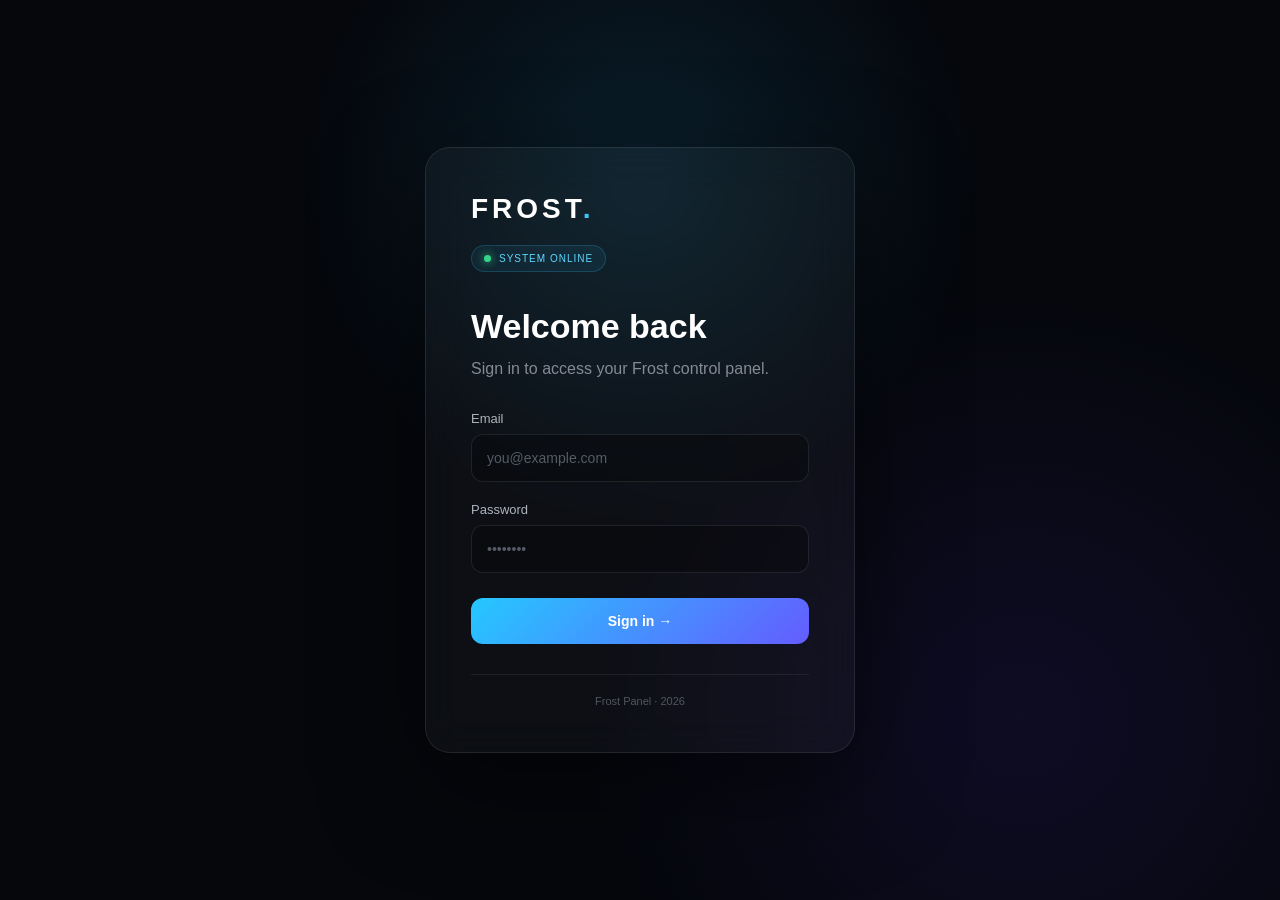
<file: index.html>
<!DOCTYPE html>
<html lang="en">
<head>
  <meta charset="UTF-8">
  <meta name="viewport" content="width=device-width, initial-scale=1.0">

  <title>Frost Panel</title>

  <link rel="stylesheet" href="style.css">
</head>

<body>

  <div class="login-page">

    <div class="login-card">

      <div class="logo">
        FROST<span>.</span>
      </div>

      <div class="status">
        <span></span>
        SYSTEM ONLINE
      </div>

      <h1>Welcome back</h1>

      <p>
        Sign in to access your Frost control panel.
      </p>

      <form id="loginForm">

        <label>Email</label>
        <input
          type="email"
          id="email"
          placeholder="you@example.com"
          required
        >

        <label>Password</label>
        <input
          type="password"
          id="password"
          placeholder="••••••••"
          required
        >

        <button type="submit">
          Sign in →
        </button>

      </form>

      <div class="login-footer">
        Frost Panel · 2026
      </div>

    </div>

  </div>

  <script src="script.js"></script>

</body>
</html>
</file>
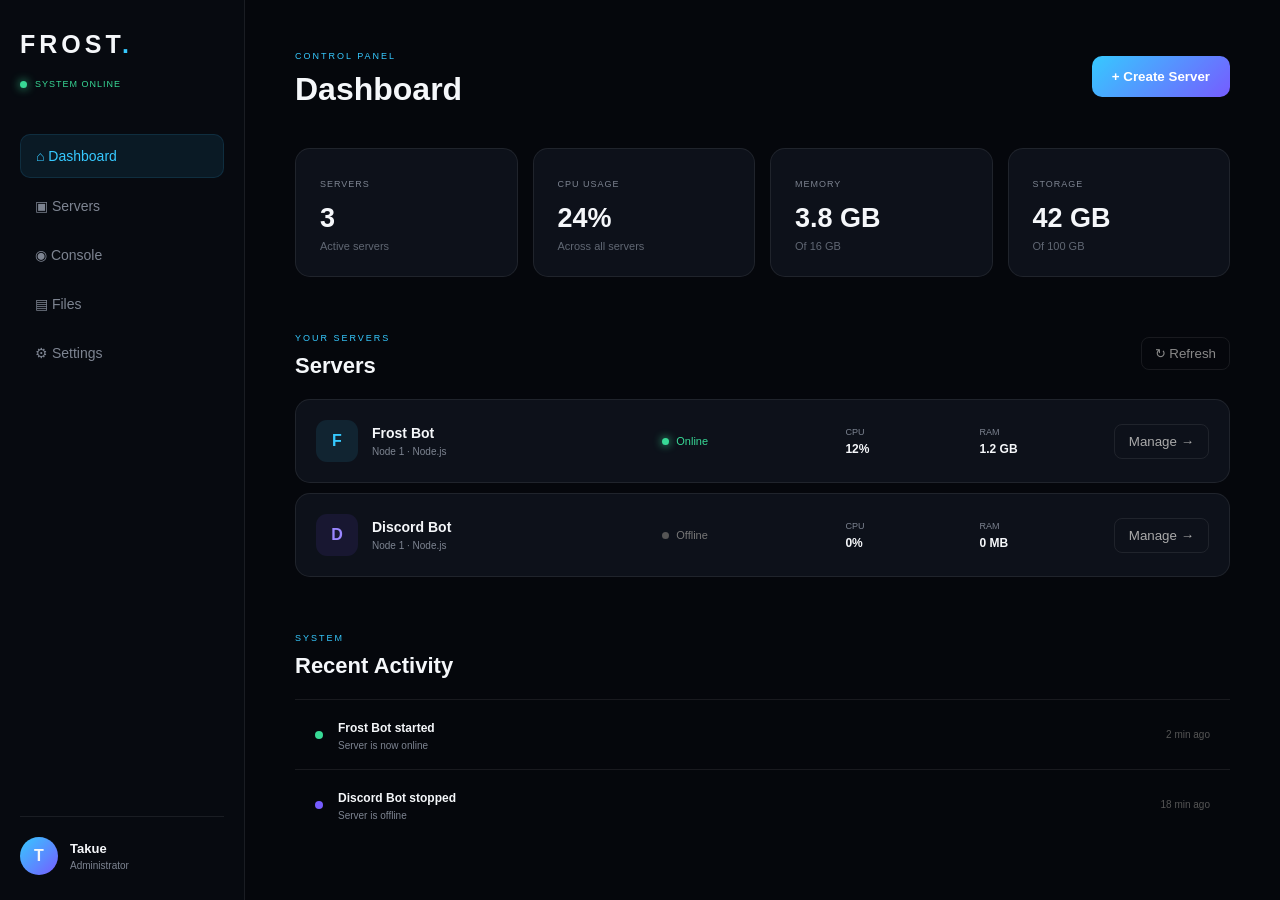
<file: dashboard.html>
<!DOCTYPE html>
<html lang="en">
<head>
  <meta charset="UTF-8">
  <meta name="viewport" content="width=device-width, initial-scale=1.0">

  <title>Frost Panel — Dashboard</title>

  <link rel="stylesheet" href="dashboard.css">
</head>

<body>

  <aside class="sidebar">

    <div class="brand">
      FROST<span>.</span>
    </div>

    <div class="online">
      <span></span>
      SYSTEM ONLINE
    </div>

    <nav>
      <a class="active" href="dashboard.html">⌂ Dashboard</a>
      <a href="#">▣ Servers</a>
      <a href="#">◉ Console</a>
      <a href="#">▤ Files</a>
      <a href="#">⚙ Settings</a>
    </nav>

    <div class="user">
      <div class="avatar">T</div>

      <div>
        <strong>Takue</strong>
        <small>Administrator</small>
      </div>
    </div>

  </aside>


  <main class="main">

    <header class="topbar">

      <div>
        <small>CONTROL PANEL</small>
        <h1>Dashboard</h1>
      </div>

      <button onclick="createServer()">
        + Create Server
      </button>

    </header>


    <section class="stats">

      <div class="stat">
        <small>SERVERS</small>
        <h2>3</h2>
        <p>Active servers</p>
      </div>

      <div class="stat">
        <small>CPU USAGE</small>
        <h2>24%</h2>
        <p>Across all servers</p>
      </div>

      <div class="stat">
        <small>MEMORY</small>
        <h2>3.8 GB</h2>
        <p>Of 16 GB</p>
      </div>

      <div class="stat">
        <small>STORAGE</small>
        <h2>42 GB</h2>
        <p>Of 100 GB</p>
      </div>

    </section>


    <section class="servers">

      <div class="section-head">
        <div>
          <small>YOUR SERVERS</small>
          <h2>Servers</h2>
        </div>

        <button class="refresh" onclick="refreshStats()">
          ↻ Refresh
        </button>
      </div>


      <div class="server">

        <div class="server-name">

          <div class="server-icon">
            F
          </div>

          <div>
            <h3>Frost Bot</h3>
            <p>Node 1 · Node.js</p>
          </div>

        </div>


        <div class="state online-state">
          <span></span>
          Online
        </div>


        <div class="resource">
          <small>CPU</small>
          <strong>12%</strong>
        </div>


        <div class="resource">
          <small>RAM</small>
          <strong>1.2 GB</strong>
        </div>


        <button class="manage" onclick="manageServer('Frost Bot')">
          Manage →
        </button>

      </div>


      <div class="server">

        <div class="server-name">

          <div class="server-icon purple">
            D
          </div>

          <div>
            <h3>Discord Bot</h3>
            <p>Node 1 · Node.js</p>
          </div>

        </div>


        <div class="state offline-state">
          <span></span>
          Offline
        </div>


        <div class="resource">
          <small>CPU</small>
          <strong>0%</strong>
        </div>


        <div class="resource">
          <small>RAM</small>
          <strong>0 MB</strong>
        </div>


        <button class="manage" onclick="manageServer('Discord Bot')">
          Manage →
        </button>

      </div>

    </section>


    <section class="activity">

      <div class="section-head">
        <div>
          <small>SYSTEM</small>
          <h2>Recent Activity</h2>
        </div>
      </div>

      <div class="activity-item">
        <span class="dot"></span>
        <div>
          <strong>Frost Bot started</strong>
          <p>Server is now online</p>
        </div>
        <time>2 min ago</time>
      </div>

      <div class="activity-item">
        <span class="dot purple-dot"></span>
        <div>
          <strong>Discord Bot stopped</strong>
          <p>Server is offline</p>
        </div>
        <time>18 min ago</time>
      </div>

    </section>

  </main>


  <script>

    function createServer() {
      alert("Create Server\n\nPterodactyl integration will be connected here.");
    }


    function manageServer(name) {
      alert("Opening " + name + "...");
    }


    function refreshStats() {

      const button = document.querySelector(".refresh");

      button.textContent = "✓ Updated";

      setTimeout(() => {
        button.textContent = "↻ Refresh";
      }, 1500);

    }

  </script>

</body>
  </html>
</file>
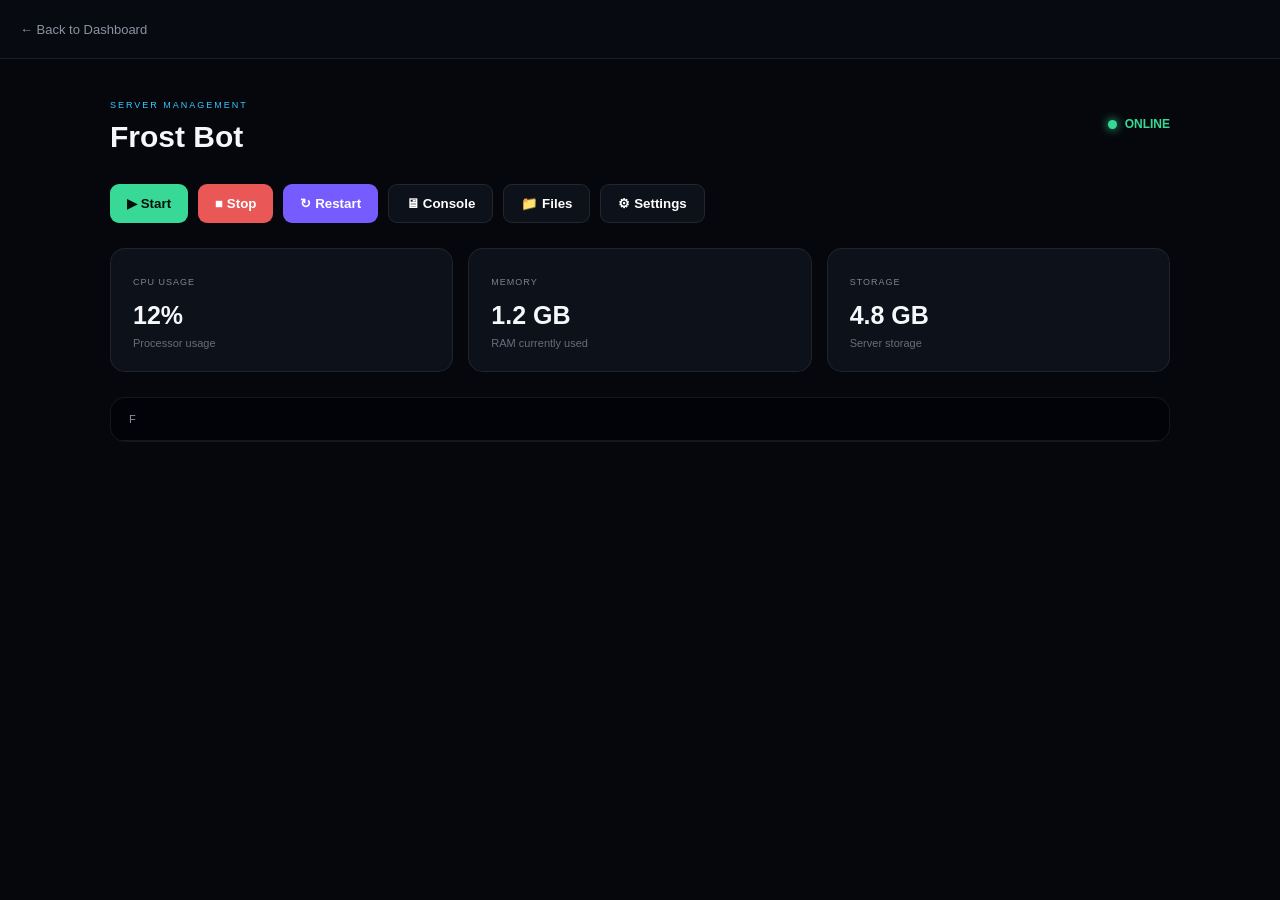
<file: server.html>
<!DOCTYPE html>
<html lang="en">
<head>
  <meta charset="UTF-8">
  <meta name="viewport" content="width=device-width, initial-scale=1.0">

  <title>Frost Panel — Server</title>

  <style>
    * {
      margin: 0;
      padding: 0;
      box-sizing: border-box;
    }

    body {
      font-family: Arial, Helvetica, sans-serif;
      background: #05070c;
      color: #f5f7fa;
      min-height: 100vh;
    }

    .top {
      padding: 20px;
      border-bottom: 1px solid rgba(255,255,255,0.08);
      background: #070a10;
    }

    .back {
      color: #8b93a1;
      text-decoration: none;
      font-size: 13px;
    }

    .back:hover {
      color: white;
    }

    .container {
      max-width: 1100px;
      margin: auto;
      padding: 35px 20px;
    }

    .header {
      display: flex;
      justify-content: space-between;
      align-items: center;
      gap: 20px;
      margin-bottom: 30px;
    }

    .title small {
      color: #36c9ff;
      font-size: 9px;
      letter-spacing: 2px;
    }

    h1 {
      margin-top: 8px;
      font-size: 30px;
    }

    .status {
      display: flex;
      align-items: center;
      gap: 8px;
      color: #38d996;
      font-size: 12px;
    }

    .status span {
      width: 9px;
      height: 9px;
      border-radius: 50%;
      background: #38d996;
      box-shadow: 0 0 10px #38d996;
    }

    .actions {
      display: flex;
      gap: 10px;
      margin-bottom: 25px;
      flex-wrap: wrap;
    }

    button {
      padding: 11px 17px;
      border-radius: 9px;
      border: 1px solid rgba(255,255,255,0.09);
      background: #0d111a;
      color: white;
      cursor: pointer;
      font-weight: bold;
    }

    button:hover {
      border-color: #36c9ff;
    }

    .start {
      background: #38d996;
      color: #04100b;
      border: none;
    }

    .stop {
      background: #e95757;
      border: none;
    }

    .restart {
      background: #765cff;
      border: none;
    }

    .grid {
      display: grid;
      grid-template-columns: repeat(3, 1fr);
      gap: 15px;
    }

    .card {
      background: #0d111a;
      border: 1px solid rgba(255,255,255,0.08);
      border-radius: 15px;
      padding: 22px;
    }

    .card small {
      color: #7d8491;
      font-size: 9px;
      letter-spacing: 1px;
    }

    .card h2 {
      margin-top: 12px;
      font-size: 25px;
    }

    .card p {
      margin-top: 7px;
      color: #666e7c;
      font-size: 11px;
    }

    .console {
      margin-top: 25px;
      background: #020308;
      border: 1px solid rgba(255,255,255,0.08);
      border-radius: 15px;
      overflow: hidden;
    }

    .console-head {
      padding: 15px 18px;
      border-bottom: 1px solid rgba(255,255,255,0.08);
      color: #8b93a1;
      font-size: 11px;
    }

    .terminal {
      padding: 20px;
      min-height: 250px;
      color: #8cf7b9;
      font-family: monospace;
      font-size: 12px;
      line-height: 1.8;
    }

    .terminal .white {
      color: white;
    }

    @media (max-width: 700px) {
      .header {
        align-items: flex-start;
        flex-direction: column;
      }

      .grid {
        grid-template-columns: 1fr;
      }
    }
  </style>
</head>

<body>

  <div class="top">
    <a class="back" href="dashboard.html">← Back to Dashboard</a>
  </div>

  <main class="container">

    <div class="header">

      <div class="title">
        <small>SERVER MANAGEMENT</small>
        <h1 id="serverName">Frost Bot</h1>
      </div>

      <div class="status">
        <span></span>
        <strong id="statusText">ONLINE</strong>
      </div>

    </div>

    <div class="actions">

      <button class="start" onclick="startServer()">
        ▶ Start
      </button>

      <button class="stop" onclick="stopServer()">
        ■ Stop
      </button>

      <button class="restart" onclick="restartServer()">
        ↻ Restart
      </button>

      <button onclick="showMessage('Console opened')">
        🖥 Console
      </button>

      <button onclick="showMessage('Files opened')">
        📁 Files
      </button>

      <button onclick="showMessage('Settings opened')">
        ⚙ Settings
      </button>

    </div>

    <section class="grid">

      <div class="card">
        <small>CPU USAGE</small>
        <h2 id="cpu">12%</h2>
        <p>Processor usage</p>
      </div>

      <div class="card">
        <small>MEMORY</small>
        <h2 id="ram">1.2 GB</h2>
        <p>RAM currently used</p>
      </div>

      <div class="card">
        <small>STORAGE</small>
        <h2>4.8 GB</h2>
        <p>Server storage</p>
      </div>

    </section>

    <section class="console">

      <div class="console-head">
        F
</file>
<file: style.css>
* {
  margin: 0;
  padding: 0;
  box-sizing: border-box;
}

body {
  font-family: Arial, Helvetica, sans-serif;
  background: #05070c;
  color: white;
  min-height: 100vh;
}

.login-page {
  min-height: 100vh;
  display: flex;
  align-items: center;
  justify-content: center;
  padding: 25px;

  background:
    radial-gradient(
      circle at 50% 20%,
      rgba(40, 190, 255, 0.13),
      transparent 35%
    ),
    radial-gradient(
      circle at 80% 80%,
      rgba(100, 60, 255, 0.10),
      transparent 35%
    ),
    #05070c;
}

.login-card {
  width: 100%;
  max-width: 430px;
  padding: 45px;

  border: 1px solid rgba(255,255,255,0.09);
  border-radius: 25px;

  background: rgba(255,255,255,0.035);
  backdrop-filter: blur(20px);

  box-shadow:
    0 30px 100px rgba(0,0,0,0.5);
}

.logo {
  font-size: 28px;
  font-weight: 900;
  letter-spacing: 4px;
}

.logo span {
  color: #39c9ff;
}

.status {
  display: inline-flex;
  align-items: center;
  gap: 8px;

  margin-top: 20px;
  padding: 7px 12px;

  border-radius: 20px;

  background: rgba(50,200,255,0.07);
  border: 1px solid rgba(50,200,255,0.2);

  color: #60d7ff;
  font-size: 10px;
  letter-spacing: 1px;
}

.status span {
  width: 7px;
  height: 7px;
  border-radius: 50%;
  background: #35d58a;

  box-shadow: 0 0 10px #35d58a;
}

h1 {
  margin-top: 35px;
  font-size: 34px;
}

.login-card > p {
  margin-top: 10px;
  margin-bottom: 30px;

  color: #858b96;
  line-height: 1.6;
}

form {
  display: flex;
  flex-direction: column;
}

label {
  margin-bottom: 8px;

  color: #aeb4be;
  font-size: 13px;
}

input {
  width: 100%;
  padding: 15px;

  margin-bottom: 20px;

  border: 1px solid rgba(255,255,255,0.09);
  border-radius: 12px;

  outline: none;

  background: rgba(0,0,0,0.25);
  color: white;

  font-size: 14px;

  transition: 0.3s;
}

input:focus {
  border-color: rgba(55,200,255,0.6);

  box-shadow:
    0 0 0 3px rgba(55,200,255,0.08);
}

input::placeholder {
  color: #555b65;
}

form button {
  margin-top: 5px;

  padding: 15px;

  border: none;
  border-radius: 12px;

  background: linear-gradient(
    135deg,
    #25c8ff,
    #655cff
  );

  color: white;

  font-weight: bold;
  font-size: 14px;

  cursor: pointer;

  transition: 0.3s;
}

form button:hover {
  transform: translateY(-2px);

  box-shadow:
    0 15px 35px rgba(40,170,255,0.2);
}

.login-footer {
  margin-top: 30px;
  padding-top: 20px;

  border-top: 1px solid rgba(255,255,255,0.07);

  text-align: center;

  color: #505661;
  font-size: 11px;
}

@media (max-width: 500px) {

  .login-card {
    padding: 30px 25px;
  }

  h1 {
    font-size: 29px;
  }
  }
</file>
<file: dashboard.css>
* {
  margin: 0;
  padding: 0;
  box-sizing: border-box;
}

:root {
  --bg: #05070c;
  --panel: #0a0d14;
  --card: #0d111a;
  --border: rgba(255,255,255,0.08);
  --text: #f5f7fa;
  --muted: #7d8491;
  --blue: #36c9ff;
  --purple: #765cff;
  --green: #38d996;
}

body {
  font-family: Arial, Helvetica, sans-serif;
  background: var(--bg);
  color: var(--text);
  min-height: 100vh;
}


/* SIDEBAR */

.sidebar {
  position: fixed;
  left: 0;
  top: 0;
  bottom: 0;

  width: 245px;

  padding: 30px 20px;

  background: #070a10;

  border-right: 1px solid var(--border);
}

.brand {
  font-size: 25px;
  font-weight: 900;
  letter-spacing: 4px;
}

.brand span {
  color: var(--blue);
}

.online {
  display: flex;
  align-items: center;
  gap: 8px;

  margin-top: 20px;

  color: var(--green);
  font-size: 9px;
  letter-spacing: 1px;
}

.online span {
  width: 7px;
  height: 7px;

  border-radius: 50%;

  background: var(--green);
  box-shadow: 0 0 10px var(--green);
}


/* NAVIGATION */

nav {
  margin-top: 45px;

  display: flex;
  flex-direction: column;
  gap: 7px;
}

nav a {
  padding: 13px 15px;

  color: var(--muted);

  text-decoration: none;

  border-radius: 10px;

  font-size: 14px;

  transition: 0.2s;
}

nav a:hover {
  background: rgba(255,255,255,0.04);
  color: white;
}

nav a.active {
  background: rgba(50,190,255,0.09);
  color: var(--blue);

  border: 1px solid rgba(50,190,255,0.12);
}


/* USER */

.user {
  position: absolute;
  left: 20px;
  right: 20px;
  bottom: 25px;

  display: flex;
  align-items: center;
  gap: 12px;

  padding-top: 20px;

  border-top: 1px solid var(--border);
}

.avatar {
  width: 38px;
  height: 38px;

  display: flex;
  align-items: center;
  justify-content: center;

  border-radius: 50%;

  background: linear-gradient(
    135deg,
    var(--blue),
    var(--purple)
  );

  font-weight: bold;
}

.user div:last-child {
  display: flex;
  flex-direction: column;
  gap: 4px;
}

.user strong {
  font-size: 13px;
}

.user small {
  color: var(--muted);
  font-size: 10px;
}


/* MAIN */

.main {
  margin-left: 245px;

  padding: 45px 50px;

  min-height: 100vh;
}


/* TOP BAR */

.topbar {
  display: flex;
  align-items: center;
  justify-content: space-between;

  margin-bottom: 40px;
}

.topbar small,
.section-head small {
  color: var(--blue);

  font-size: 9px;

  letter-spacing: 2px;
}

.topbar h1 {
  margin-top: 8px;

  font-size: 32px;
}

.topbar button {
  border: none;

  padding: 13px 20px;

  border-radius: 10px;

  background: linear-gradient(
    135deg,
    var(--blue),
    var(--purple)
  );

  color: white;

  font-weight: bold;

  cursor: pointer;

  transition: 0.2s;
}

.topbar button:hover {
  transform: translateY(-2px);

  box-shadow:
    0 10px 30px rgba(40,180,255,0.18);
}


/* STATS */

.stats {
  display: grid;

  grid-template-columns:
    repeat(4, 1fr);

  gap: 15px;

  margin-bottom: 50px;
}

.stat {
  padding: 24px;

  background: var(--card);

  border: 1px solid var(--border);

  border-radius: 15px;
}

.stat small {
  color: var(--muted);

  font-size: 9px;

  letter-spacing: 1px;
}

.stat h2 {
  margin-top: 12px;

  font-size: 27px;
}

.stat p {
  margin-top: 6px;

  color: #606773;

  font-size: 11px;
}


/* SECTION */

.section-head {
  display: flex;
  align-items: center;
  justify-content: space-between;

  margin-bottom: 20px;
}

.section-head h2 {
  margin-top: 8px;

  font-size: 22px;
}


/* SERVERS */

.server {
  display: grid;

  grid-template-columns:
    2fr 1fr 0.7fr 0.7fr auto;

  align-items: center;

  gap: 20px;

  padding: 20px;

  margin-bottom: 10px;

  background: var(--card);

  border: 1px solid var(--border);

  border-radius: 15px;

  transition: 0.2s;
}

.server:hover {
  border-color: rgba(50,190,255,0.25);
}

.server-name {
  display: flex;
  align-items: center;

  gap: 14px;
}

.server-icon {
  width: 42px;
  height: 42px;

  display: flex;
  align-items: center;
  justify-content: center;

  border-radius: 11px;

  background: rgba(50,200,255,0.1);

  color: var(--blue);

  font-weight: bold;
}

.server-icon.purple {
  background: rgba(120,80,255,0.1);
  color: #9a86ff;
}

.server-name h3 {
  font-size: 14px;
}

.server-name p {
  margin-top: 5px;

  color: var(--muted);

  font-size: 10px;
}


/* STATUS */

.state {
  display: flex;
  align-items: center;

  gap: 7px;

  font-size: 11px;
}

.state span {
  width: 7px;
  height: 7px;

  border-radius: 50%;
}

.online-state {
  color: var(--green);
}

.online-state span {
  background: var(--green);
  box-shadow: 0 0 8px var(--green);
}

.offline-state {
  color: #777;
}

.offline-state span {
  background: #555;
}


/* RESOURCES */

.resource {
  display: flex;
  flex-direction: column;

  gap: 5px;
}

.resource small {
  color: var(--muted);

  font-size: 9px;
}

.resource strong {
  font-size: 12px;
}


/* MANAGE */

.manage {
  padding: 9px 14px;

  border: 1px solid var(--border);

  border-radius: 8px;

  background: transparent;

  color: #aaa;

  cursor: pointer;
}

.manage:hover {
  color: white;

  border-color: var(--blue);
}


/* REFRESH */

.refresh {
  padding: 8px 13px;

  background: transparent;

  border: 1px solid var(--border);

  color: #888;

  border-radius: 8px;

  cursor: pointer;
}


/* ACTIVITY */

.activity {
  margin-top: 50px;
}

.activity-item {
  display: flex;
  align-items: center;

  gap: 15px;

  padding: 18px 20px;

  border-top: 1px solid var(--border);
}

.dot {
  width: 8px;
  height: 8px;

  border-radius: 50%;

  background: var(--green);
}

.purple-dot {
  background: var(--purple);
}

.activity-item div {
  flex: 1;
}

.activity-item strong {
  font-size: 12px;
}

.activity-item p {
  margin-top: 4px;

  color: var(--muted);

  font-size: 10px;
}

.activity-item time {
  color: #555;

  font-size: 10px;
}


/* MOBILE */

@media (max-width: 900px) {

  .sidebar {
    position: relative;

    width: 100%;
    height: auto;

    border-right: none;
    border-bottom: 1px solid var(--border);
  }

  .user {
    position: static;

    margin-top: 30px;
  }

  nav {
    margin-top: 25px;
  }

  .main {
    margin-left: 0;

    padding: 30px 20px;
  }

  .stats {
    grid-template-columns:
      repeat(2, 1fr);
  }

  .server {
    grid-template-columns: 1fr 1fr;
  }

}

@media (max-width: 550px) {

  .topbar {
    align-items: flex-start;

    gap: 20px;

    flex-direction: column;
  }

  .stats {
    grid-template-columns: 1fr;
  }

  .server {
    grid-template-columns: 1fr;
  }

  }
</file>
